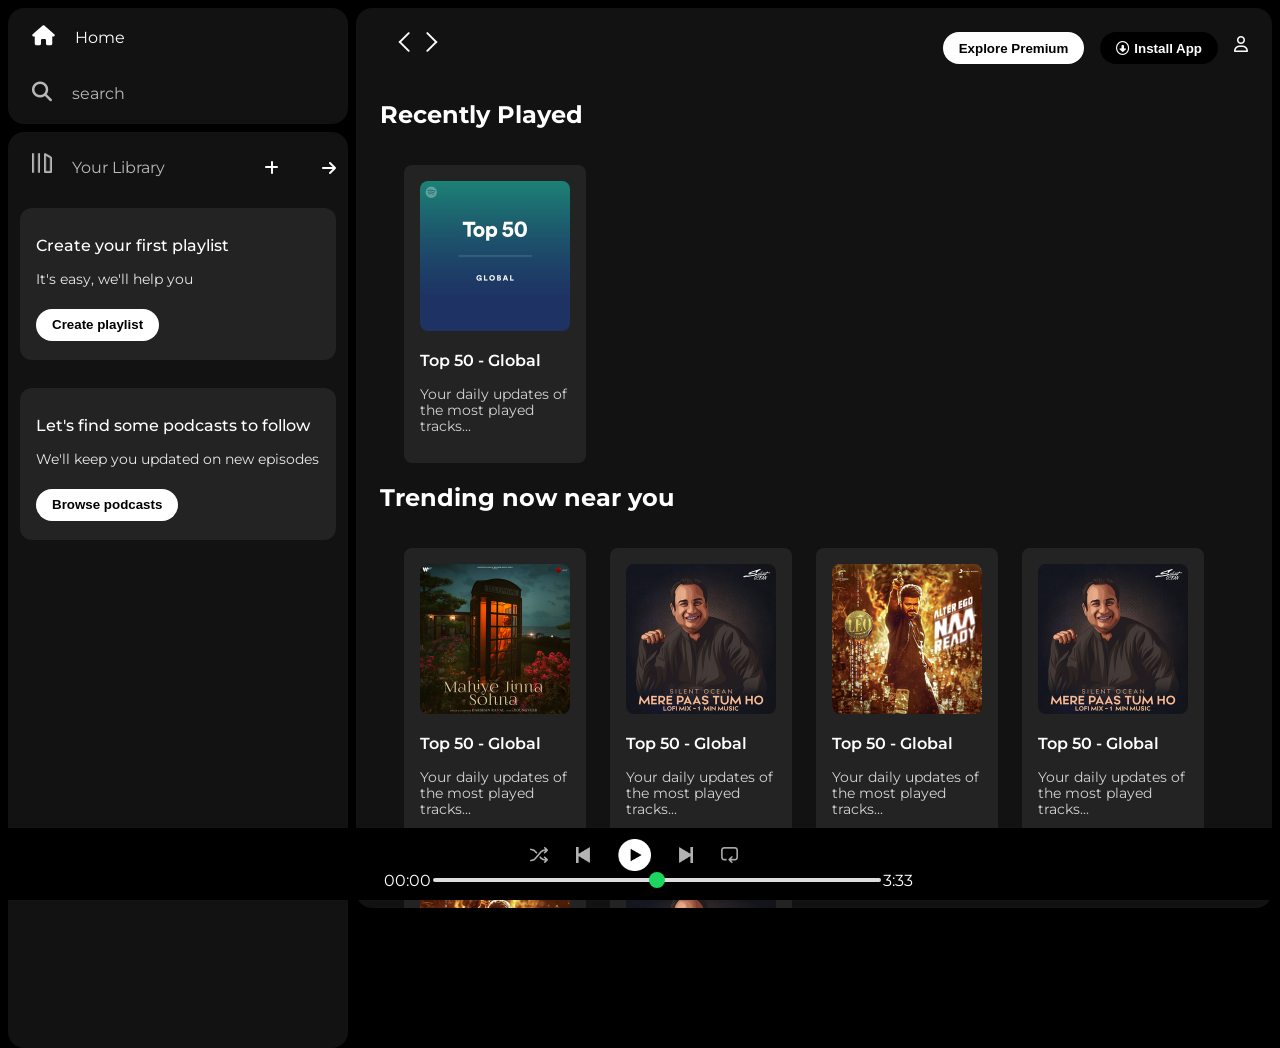
<file: index.html>
<!DOCTYPE html>
<html lang="en">

<head>
  <meta charset="UTF-8">
  <meta name="viewport" content="width=device-width, initial-scale=1.0">
  <link rel="stylesheet" href="https://cdnjs.cloudflare.com/ajax/libs/font-awesome/6.5.1/css/all.min.css">
  <link rel="icon" href="./logo.png">
  <title>Spotify - Web Player: Music for everyone</title>
  <link rel="stylesheet" href="style.css">
  <link rel="preconnect" href="https://fonts.googleapis.com">
  <link rel="preconnect" href="https://fonts.gstatic.com" crossorigin>
  <link href="https://fonts.googleapis.com/css2?family=Montserrat:,wght@300;400;500;600;700&display=swap"
    rel="stylesheet">
</head>

<body>
  <div class="main">
    <div class="sidebar">
      <div class="nav">
        <div class="nav-option" style="opacity: 1;">
          <i class="fa-solid fa-house"></i>
          <a href="#">Home</a>
        </div>
        <div class="nav-option">
          <i class="fa-solid fa-magnifying-glass"></i>
          <a href="#">search</a>
        </div>
      </div>
      <div class="library">
        <div class="options">
          <div class="lib-options nav-option">
            <img src="assets\library_icon.png">
            <a href="#">Your Library</a>
          </div>
          <div class="icons"></div>
          <i class="fa-solid fa-plus"></i>
          <i class="fa-solid fa-arrow-right"></i>
        </div>
        <div class="lib-box">
          <div class="box">
            <p class="box-p1">Create your first playlist</p>
            <p class="box-p2">It's easy, we'll help you</p>
            <button class="badge">Create playlist</button>
          </div>
          <div class="box">
            <p class="box-p1">Let's find some podcasts to follow</p>
            <p class="box-p2">We'll keep you updated on new episodes</p>
            <button class="badge">Browse podcasts</button>
          </div>
        </div>
      </div>
    </div>
    <div class="main-content">
      <div class="sticky-nav">
        <div class="sticky-nav-icons">
          <img src="assets\backward_icon.png">
          <img src="assets\forward_icon.png" class="hide">
        </div>
        <div class="sticky-nav-options">
          <button class="badge nav-item">Explore Premium</button>
          <button class="badge nav-item dark-badge"><i class="fa-regular fa-circle-down"
              style="margin-right:5px"></i>Install App</button>
          <i class="fa-regular fa-user"></i>
        </div>
      </div>

      <h2>Recently Played</h2>
      <div class="cards-container">
        <div class="card">
          <img src="assets\card1img.jpeg" class="card-img">
          <p class="card-title">Top 50 - Global</p>
          <p class="card-info">Your daily updates of the most played tracks...</p>
        </div>
      </div>
      <h2>Trending now near you</h2>
      <div class="cards-container">
        <div class="card">
          <img src="assets\card2img.jpeg" class="card-img">
          <p class="card-title">Top 50 - Global</p>
          <p class="card-info">Your daily updates of the most played tracks...</p>
        </div>
        <div class="card">
          <img src="assets\card3img.jpeg" class="card-img">
          <p class="card-title">Top 50 - Global</p>
          <p class="card-info">Your daily updates of the most played tracks...</p>
        </div>
        <div class="card">
          <img src="assets\card4img.jpeg" class="card-img">
          <p class="card-title">Top 50 - Global</p>
          <p class="card-info">Your daily updates of the most played tracks...</p>
        </div>
        <div class="card">
          <img src="assets\card3img.jpeg" class="card-img">
          <p class="card-title">Top 50 - Global</p>
          <p class="card-info">Your daily updates of the most played tracks...</p>
        </div>
        <div class="card">
          <img src="assets\card4img.jpeg" class="card-img">
          <p class="card-title">Top 50 - Global</p>
          <p class="card-info">Your daily updates of the most played tracks...</p>
        </div>
        <div class="card">
          <img src="assets\card3img.jpeg" class="card-img">
          <p class="card-title">Top 50 - Global</p>
          <p class="card-info">Your daily updates of the most played tracks...</p>
        </div>
      </div>
      <h2>Featured Charts</h2>
      <div class="cards-container">
        <div class="card">
          <img src="assets/card5img.jpeg" class="card-img">
          <p class="card-title">Top 50 - Global</p>
          <p class="card-info">Your daily updates of the most played tracks...</p>
        </div>
        <div class="card">
          <img src="assets/card6img.jpeg" class="card-img">
          <p class="card-title">Top Songs - India</p>
          <p class="card-info">Your daily updates of the most played tracks...</p>
        </div>
        <div class="card">
          <img src="assets/card1img.jpeg" class="card-img">
          <p class="card-title">Top 50 - Global</p>
          <p class="card-info">Your daily updates of the most played tracks...</p>
        </div>
      </div>
      <div class="footer">
        <div class="line"></div>
      </div>
    </div>
    <div class="music-player">
      <div class="album"></div>
      <div class="player">
        <div class="player-controls">
          <img src="assets\player_icon1.png" class="player-control-icon">
          <img src="assets\player_icon2.png" class="player-control-icon">
          <img src="assets\player_icon3.png" class="player-control-icon" style="opacity:1;height: 2rem;">
          <img src="assets\player_icon4.png" class="player-control-icon">
          <img src="assets\player_icon5.png" class="player-control-icon">
        </div>
        <div class="playback-bar">
          <span class="curr-time">00:00</span>
          <input type="range" class="progress-bar" step="1" min="0" max="100">
          <span class="tot-time">3:33</span>
        </div>
      </div>
      <div class="controls"></div>
    </div>
  </div>
</body>

</html>
</file>
<file: style.css>
body {
    font-family: 'montserrat', sans-serif;
    margin: 0;
    ;
    background-color: #000;
    color: #fff;
    overflow: hidden;
}

.main {
    display: flex;
    height: 100vh;
    padding: 0.5rem;
}

.sidebar {
    background-color: #000;
    width: 340px;
    border-radius: 1rem;
    /* 16px*/
    margin-right: 0.5rem;

}

.main-content {
    background-color: #121212;
    flex: 1;
    border-radius: 1rem;
    overflow: auto;
    padding: 0 1.5rem 0 1.5rem;
}

.music-player {
    background-color: black;
    position: fixed;
    bottom: 0;
    width: 100%;
    height: 72px;
}

a {
    text-decoration: none;
    color: white;
}

.nav {
    background-color: #121212;
    border-radius: 1rem;
    display: flex;
    flex-direction: column;
    justify-content: center;
    height: 100px;
    padding: 0.5rem 0.75rem;
}

.nav-option {
    line-height: 2.5rem;
    opacity: 0.7;
    padding: 0.5rem 0.75rem;
}

.nav-option:hover {
    opacity: 1;
}

.nav-option i {
    font-size: 1.25rem;
}

.nav-option a {
    font-size: 1rem;
    margin-left: 1rem;
}

.library {
    background-color: #121212;
    border-radius: 1rem;
    height: 100%;
    margin-top: 0.5rem;
    padding: 0.5rem 0.75rem;
}

.options {
    display: flex;
    justify-content: space-between;
    align-items: center;
}

.lib-options img {
    height: 1.25rem;
    width: 1.25rem;
}

.icons {
    font-size: 1.2rem;
}

.box {
    background-color: #232323;
    height: 8rem;
    border-radius: 0.75rem;
    margin: 0.75rem 0 1.75rem 0;
    padding: 0.75rem 1rem;
}

.box-p1 {
    font-size: 1rem;
    font-weight: 500;
}

.box-p2 {
    font-size: 0.85rem;
    opacity: 0.9;
}

.badge {
    background-color: #fff;
    border: none;
    border-radius: 100px;
    padding: 0.25rem 1rem;
    font-weight: 700;
    margin-top: 0.5rem;
    height: 2rem;
    width: fit-content;
}

.dark-badge {
    background-color: #000;
    color: #fff;
}

.sticky-nav {
    position: sticky;
    top: 0;
    border-color: #121212;
    display: flex;
    justify-content: space-between;
    align-items: center;
    padding: 1rem 0 1rem 0;
    z-index: 10;
}

.sticky-nav-icons {
    margin-left: 0.75rem;
}

.sticky-nav-options {
    display: flex;
    justify-content: center;
    align-items: center;
}

.nav-item {
    margin-right: 1rem;
}

@media (max-width: 1000px) {
    .hide {
        display: none;
    }
}

.card{
    background-color:#232323 ;
    width:150px;
    border-radius: 0.5rem;
    padding: 1rem;
    margin-left: 1.5rem;
    margin-top: 1rem;
}
.cards-container{
    display:flex;
    flex-wrap: wrap;
}
.card-img{
    width: 100%;
    border-radius: 0.5rem;
}
.card-title{
    font-weight: 600;
}
.card-info{
    font-size: 0.85rem;
    opacity:0.8;
}
.footer{
    height:300px;
    display: flex;
    align-items: center;
    justify-content: center;
}
.line{
    width:90%;
    height:50%;
    border-top: 1px solid white;
    opacity:0.4;
}
.music-player{
    display:flex;
    justify-content: space-between;
    align-items: center;
}
.album{
    width: 25%;
    /* background-color: pink; */
}
.player{
    width:50%;
    /* background-color: orange; */
}
.controls{
    width:25%;
    /* background-color: green; */
}
.player-controls{
    display:flex;
    justify-content: center;
    align-items: center;
}
.player-control-icon{
    height: 1rem;
    margin-right: 1.75rem;
    opacity: 0.7;
}
.player-control-icon:hover{
    opacity:1;
}
.playback-bar{
    display:flex;
    justify-content: center;
    align-items: center;
}
.progress-bar{
    width:70%;
    appearance: none;
    background-color: transparent;
    cursor:pointer;
}
.progress-bar::-webkit-slider-runnable-track{
    background-color:#ddd;
    border-radius: 100px;
    height:0.2rem;
}
.progress-bar::-webkit-slider-thumb{
    appearance: none;
    height:1rem;
    width:1rem;
    background-color:#1bd760;
    border-radius:50%;
    margin-top:-6px;
    cursor:pointer;
}
</file>
